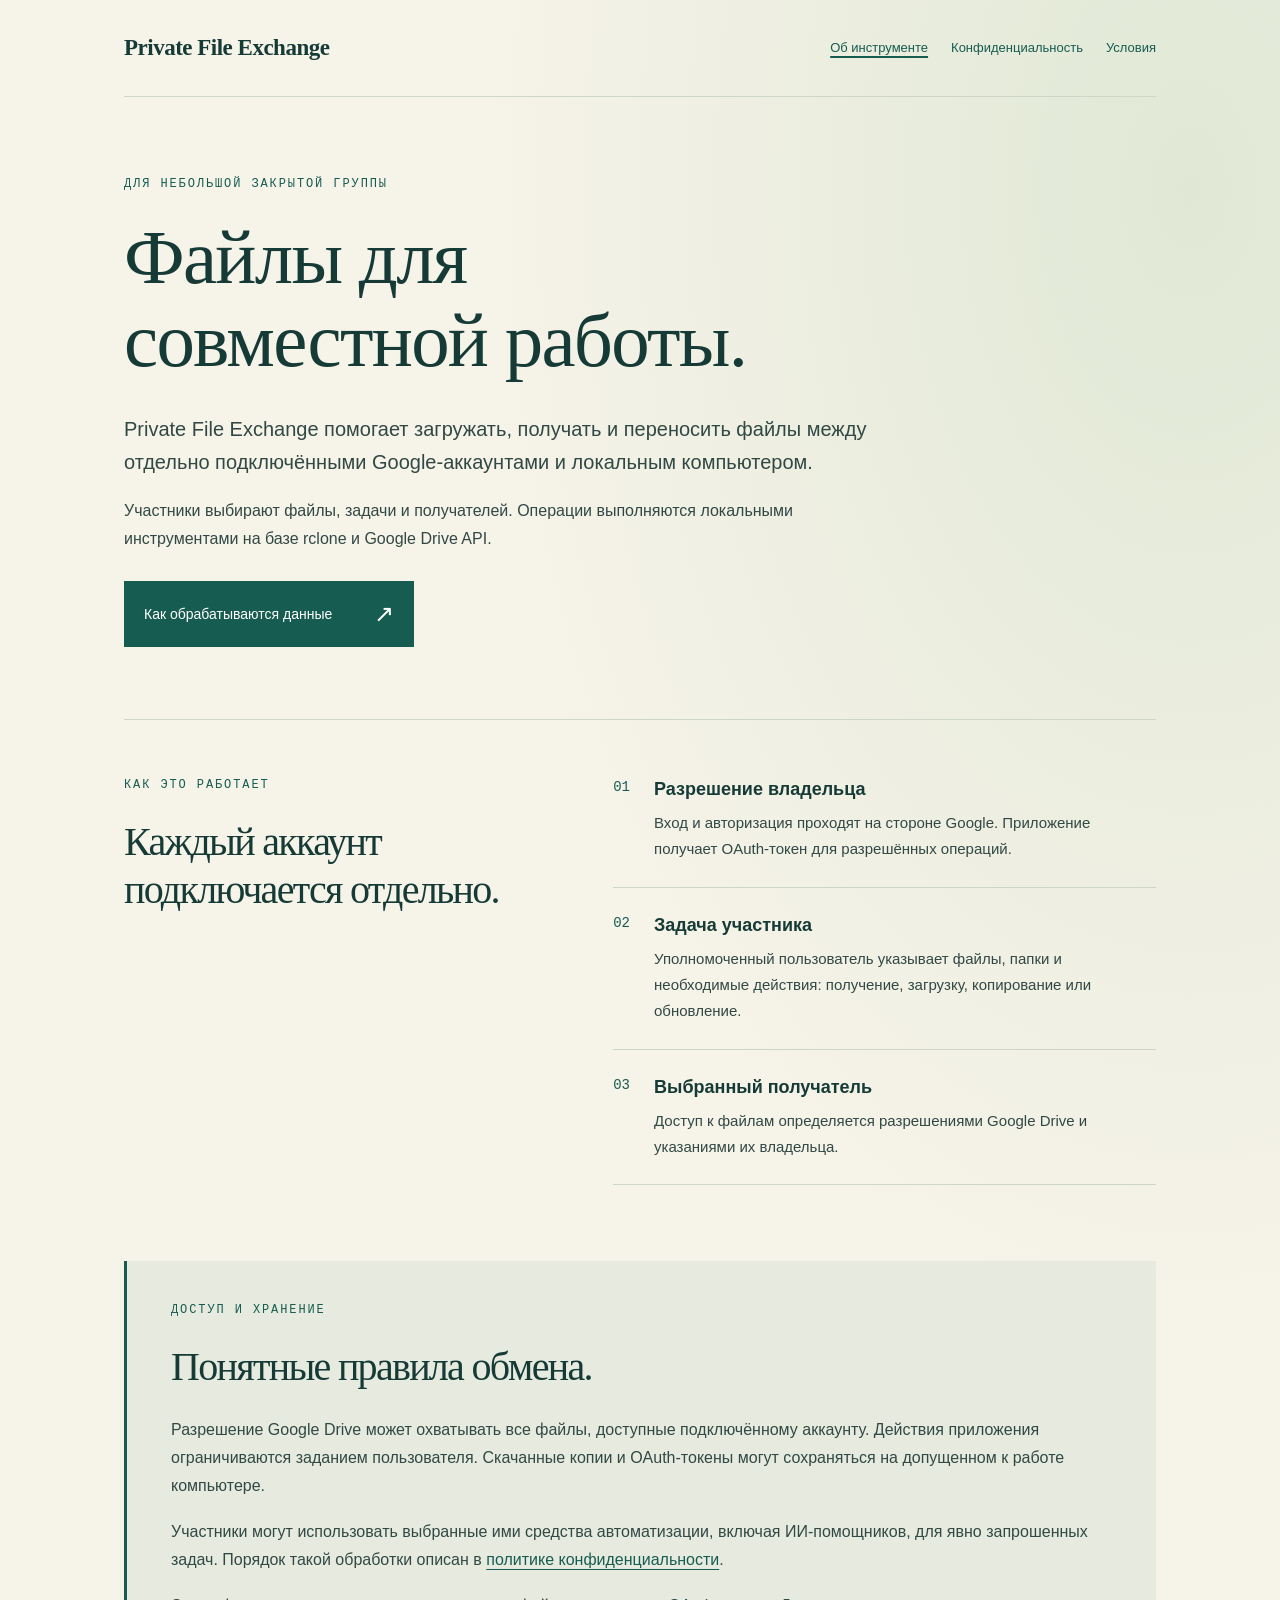
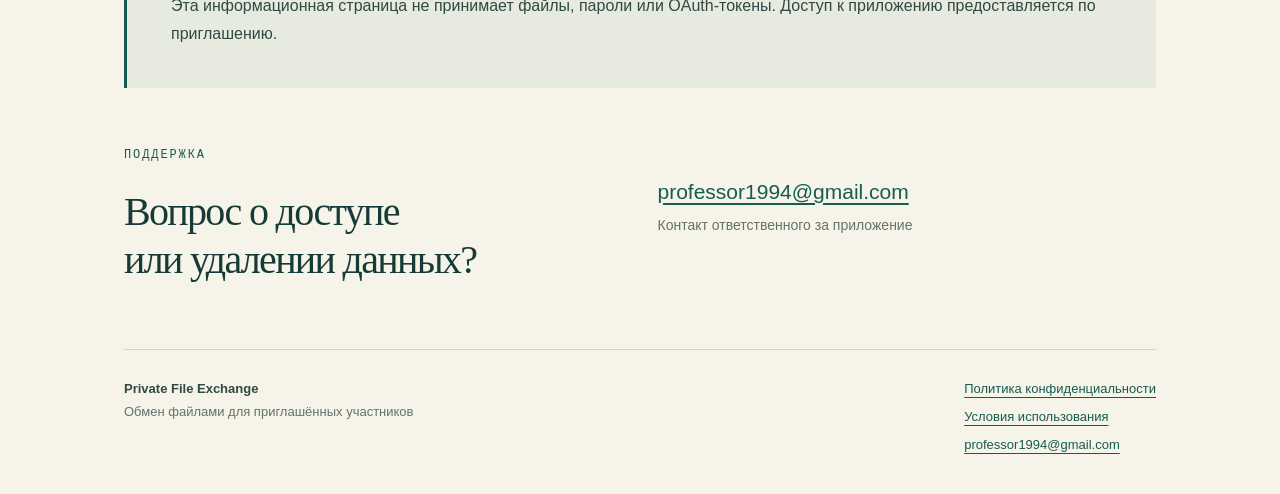
<file: index.html>
<!doctype html>
<html lang="ru">
<head><meta charset="utf-8"><meta name="viewport" content="width=device-width,initial-scale=1">
<meta name="description" content="Private File Exchange: локальный инструмент обмена файлами для небольшой группы приглашённых пользователей.">
<meta name="referrer" content="strict-origin-when-cross-origin">
<title>Об инструменте | Private File Exchange</title><link rel="stylesheet" href="styles.css"></head>
<body><a class="skip" href="#main">К содержимому</a><div class="page">
<header><a class="brand" href="index.html">Private File Exchange</a><nav aria-label="Основная навигация"><a href="index.html" aria-current="page">Об инструменте</a><a href="privacy.html">Конфиденциальность</a><a href="terms.html">Условия</a></nav></header>
<main id="main"><section class="hero"><p class="eyebrow">Для небольшой закрытой группы</p>
<h1>Файлы для<br>совместной работы.</h1>
<p class="lead">Private File Exchange помогает загружать, получать и переносить файлы между отдельно подключёнными Google-аккаунтами и локальным компьютером.</p>
<p class="intro">Участники выбирают файлы, задачи и получателей. Операции выполняются локальными инструментами на базе rclone и Google Drive API.</p>
<a class="button" href="privacy.html">Как обрабатываются данные <span aria-hidden="true">↗</span></a></section>
<section class="how"><div><p class="eyebrow">Как это работает</p><h2>Каждый аккаунт<br>подключается отдельно.</h2></div>
<ol><li><span>01</span><div><h3>Разрешение владельца</h3><p>Вход и авторизация проходят на стороне Google. Приложение получает OAuth-токен для разрешённых операций.</p></div></li>
<li><span>02</span><div><h3>Задача участника</h3><p>Уполномоченный пользователь указывает файлы, папки и необходимые действия: получение, загрузку, копирование или обновление.</p></div></li>
<li><span>03</span><div><h3>Выбранный получатель</h3><p>Доступ к файлам определяется разрешениями Google Drive и указаниями их владельца.</p></div></li></ol></section>
<section class="access"><p class="eyebrow">Доступ и хранение</p><h2>Понятные правила обмена.</h2>
<p>Разрешение Google Drive может охватывать все файлы, доступные подключённому аккаунту. Действия приложения ограничиваются заданием пользователя. Скачанные копии и OAuth-токены могут сохраняться на допущенном к работе компьютере.</p>
<p>Участники могут использовать выбранные ими средства автоматизации, включая ИИ-помощников, для явно запрошенных задач. Порядок такой обработки описан в <a href="privacy.html">политике конфиденциальности</a>.</p>
<p>Эта информационная страница не принимает файлы, пароли или OAuth-токены. Доступ к приложению предоставляется по приглашению.</p></section>
<section class="contact"><div><p class="eyebrow">Поддержка</p><h2>Вопрос о доступе<br>или удалении данных?</h2></div>
<p><a class="contact-link" href="mailto:professor1994@gmail.com">professor1994@gmail.com</a><br><span class="muted">Контакт ответственного за приложение</span></p></section></main>
<footer><p>Private File Exchange<br><span>Обмен файлами для приглашённых участников</span></p>
<div><a href="privacy.html">Политика конфиденциальности</a><a href="terms.html">Условия использования</a><a href="mailto:professor1994@gmail.com">professor1994@gmail.com</a></div></footer>
</div></body></html>
</file>
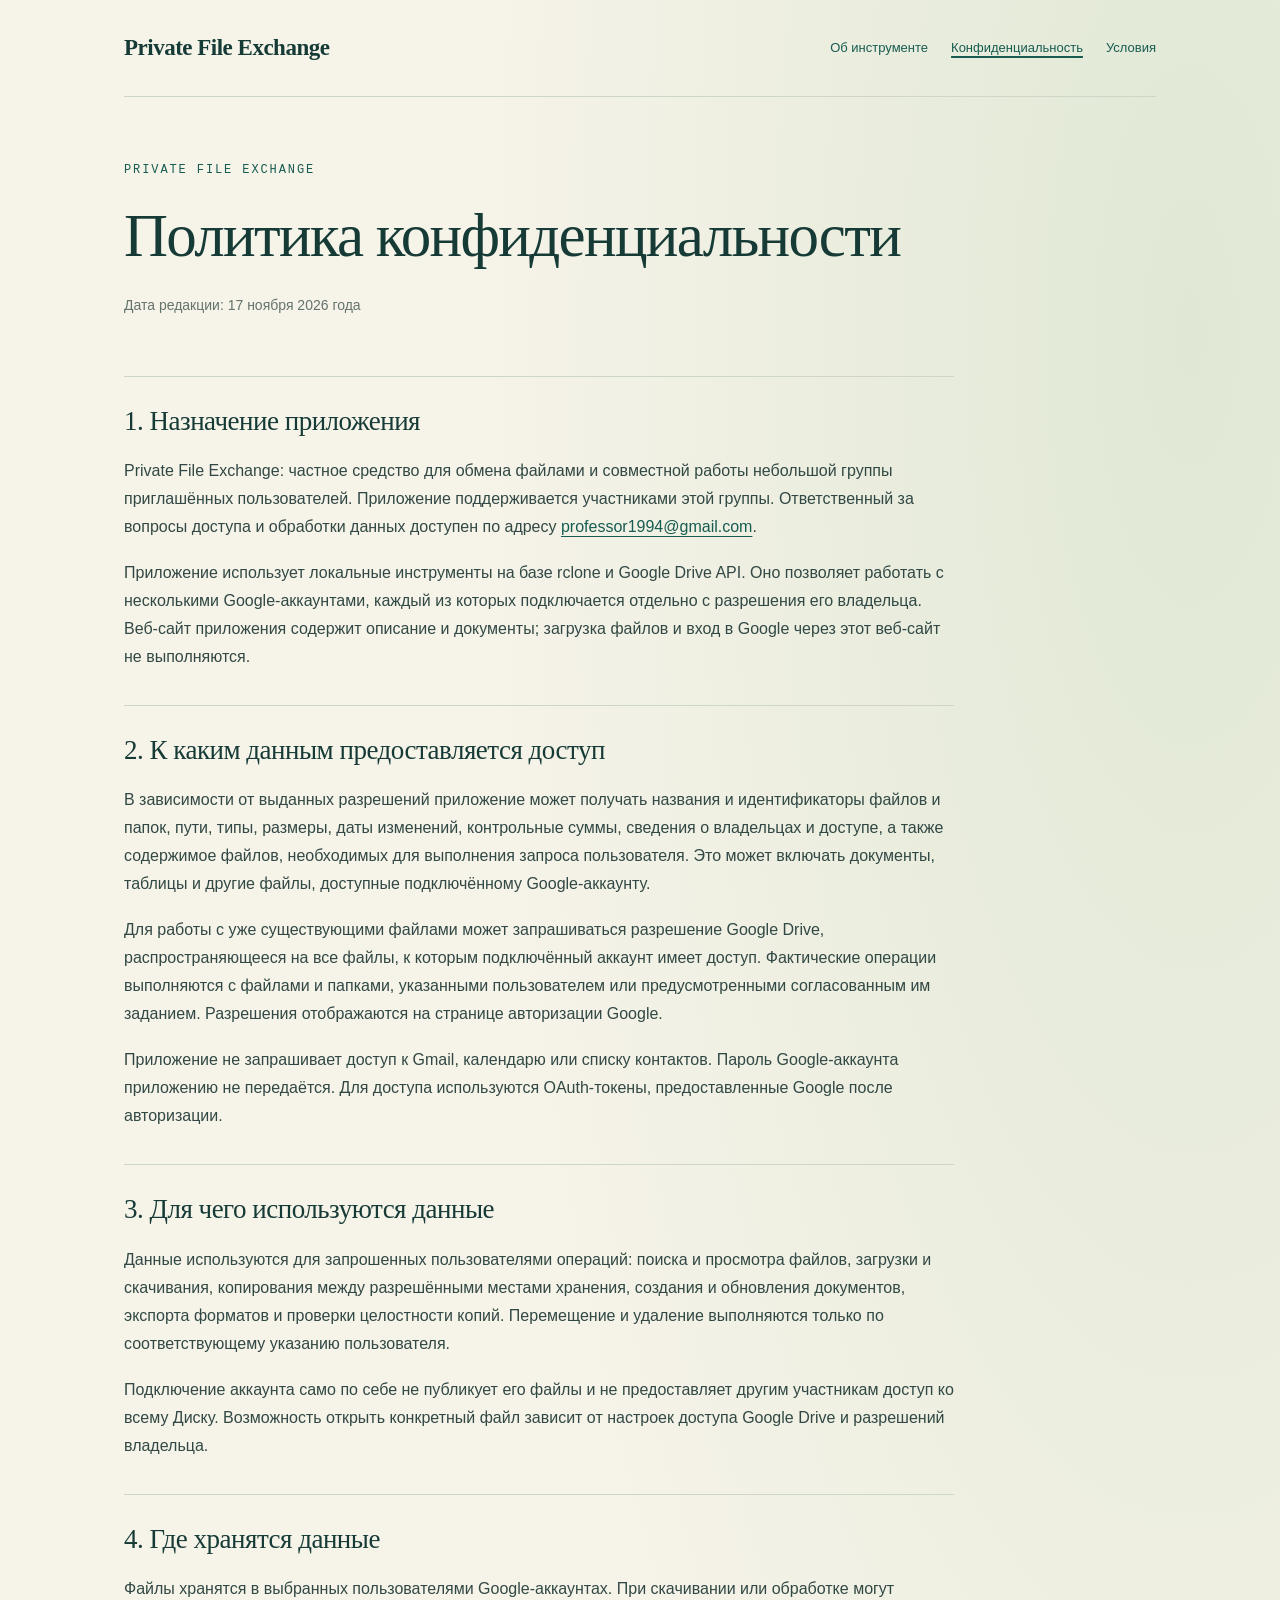
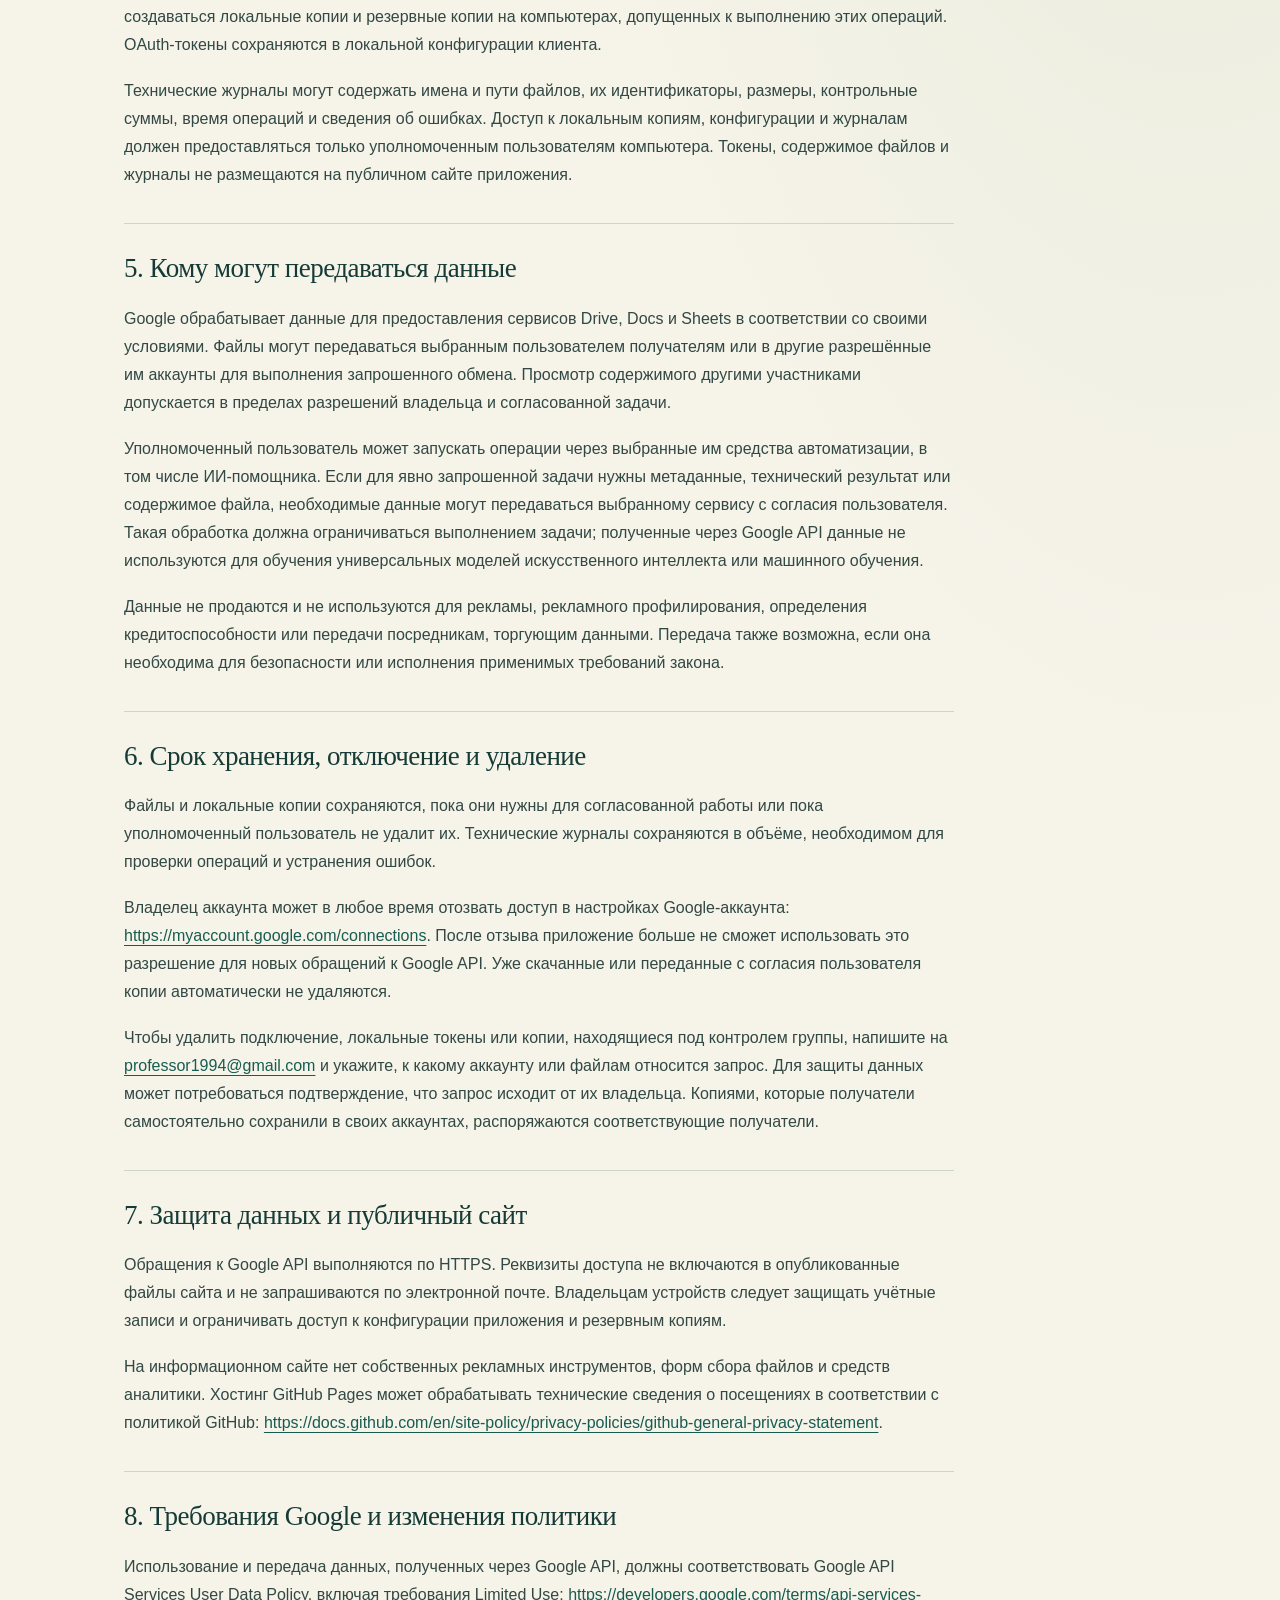
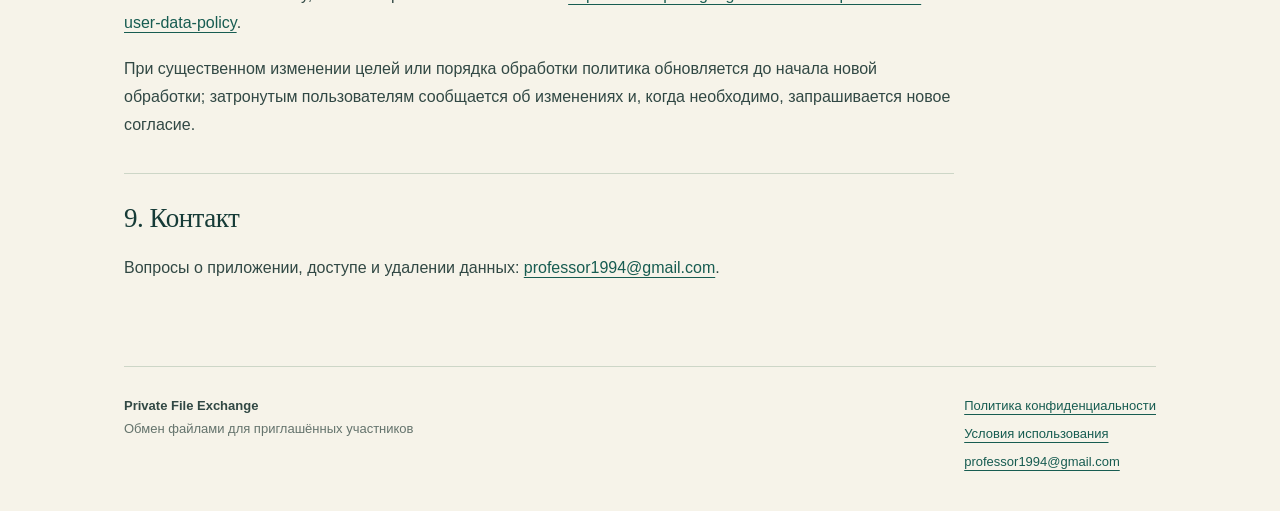
<file: privacy.html>
<!doctype html>
<html lang="ru">
<head><meta charset="utf-8"><meta name="viewport" content="width=device-width,initial-scale=1">
<meta name="description" content="Private File Exchange: локальный инструмент обмена файлами для небольшой группы приглашённых пользователей.">
<meta name="referrer" content="strict-origin-when-cross-origin">
<title>Политика конфиденциальности | Private File Exchange</title><link rel="stylesheet" href="styles.css"></head>
<body><a class="skip" href="#main">К содержимому</a><div class="page">
<header><a class="brand" href="index.html">Private File Exchange</a><nav aria-label="Основная навигация"><a href="index.html">Об инструменте</a><a href="privacy.html" aria-current="page">Конфиденциальность</a><a href="terms.html">Условия</a></nav></header>
<main id="main"><div class="document-head"><p class="eyebrow">Private File Exchange</p><h1>Политика конфиденциальности</h1><p class="muted">Дата редакции: 17 ноября 2026 года</p></div><article class="document"><section><h2>1. Назначение приложения</h2><p>Private File Exchange: частное средство для обмена файлами и совместной работы небольшой группы приглашённых пользователей. Приложение поддерживается участниками этой группы. Ответственный за вопросы доступа и обработки данных доступен по адресу <a href="mailto:professor1994@gmail.com">professor1994@gmail.com</a>.</p><p>Приложение использует локальные инструменты на базе rclone и Google Drive API. Оно позволяет работать с несколькими Google-аккаунтами, каждый из которых подключается отдельно с разрешения его владельца. Веб-сайт приложения содержит описание и документы; загрузка файлов и вход в Google через этот веб-сайт не выполняются.</p></section><section><h2>2. К каким данным предоставляется доступ</h2><p>В зависимости от выданных разрешений приложение может получать названия и идентификаторы файлов и папок, пути, типы, размеры, даты изменений, контрольные суммы, сведения о владельцах и доступе, а также содержимое файлов, необходимых для выполнения запроса пользователя. Это может включать документы, таблицы и другие файлы, доступные подключённому Google-аккаунту.</p><p>Для работы с уже существующими файлами может запрашиваться разрешение Google Drive, распространяющееся на все файлы, к которым подключённый аккаунт имеет доступ. Фактические операции выполняются с файлами и папками, указанными пользователем или предусмотренными согласованным им заданием. Разрешения отображаются на странице авторизации Google.</p><p>Приложение не запрашивает доступ к Gmail, календарю или списку контактов. Пароль Google-аккаунта приложению не передаётся. Для доступа используются OAuth-токены, предоставленные Google после авторизации.</p></section><section><h2>3. Для чего используются данные</h2><p>Данные используются для запрошенных пользователями операций: поиска и просмотра файлов, загрузки и скачивания, копирования между разрешёнными местами хранения, создания и обновления документов, экспорта форматов и проверки целостности копий. Перемещение и удаление выполняются только по соответствующему указанию пользователя.</p><p>Подключение аккаунта само по себе не публикует его файлы и не предоставляет другим участникам доступ ко всему Диску. Возможность открыть конкретный файл зависит от настроек доступа Google Drive и разрешений владельца.</p></section><section><h2>4. Где хранятся данные</h2><p>Файлы хранятся в выбранных пользователями Google-аккаунтах. При скачивании или обработке могут создаваться локальные копии и резервные копии на компьютерах, допущенных к выполнению этих операций. OAuth-токены сохраняются в локальной конфигурации клиента.</p><p>Технические журналы могут содержать имена и пути файлов, их идентификаторы, размеры, контрольные суммы, время операций и сведения об ошибках. Доступ к локальным копиям, конфигурации и журналам должен предоставляться только уполномоченным пользователям компьютера. Токены, содержимое файлов и журналы не размещаются на публичном сайте приложения.</p></section><section><h2>5. Кому могут передаваться данные</h2><p>Google обрабатывает данные для предоставления сервисов Drive, Docs и Sheets в соответствии со своими условиями. Файлы могут передаваться выбранным пользователем получателям или в другие разрешённые им аккаунты для выполнения запрошенного обмена. Просмотр содержимого другими участниками допускается в пределах разрешений владельца и согласованной задачи.</p><p>Уполномоченный пользователь может запускать операции через выбранные им средства автоматизации, в том числе ИИ-помощника. Если для явно запрошенной задачи нужны метаданные, технический результат или содержимое файла, необходимые данные могут передаваться выбранному сервису с согласия пользователя. Такая обработка должна ограничиваться выполнением задачи; полученные через Google API данные не используются для обучения универсальных моделей искусственного интеллекта или машинного обучения.</p><p>Данные не продаются и не используются для рекламы, рекламного профилирования, определения кредитоспособности или передачи посредникам, торгующим данными. Передача также возможна, если она необходима для безопасности или исполнения применимых требований закона.</p></section><section><h2>6. Срок хранения, отключение и удаление</h2><p>Файлы и локальные копии сохраняются, пока они нужны для согласованной работы или пока уполномоченный пользователь не удалит их. Технические журналы сохраняются в объёме, необходимом для проверки операций и устранения ошибок.</p><p>Владелец аккаунта может в любое время отозвать доступ в настройках Google-аккаунта: <a href="https://myaccount.google.com/connections">https://myaccount.google.com/connections</a>. После отзыва приложение больше не сможет использовать это разрешение для новых обращений к Google API. Уже скачанные или переданные с согласия пользователя копии автоматически не удаляются.</p><p>Чтобы удалить подключение, локальные токены или копии, находящиеся под контролем группы, напишите на <a href="mailto:professor1994@gmail.com">professor1994@gmail.com</a> и укажите, к какому аккаунту или файлам относится запрос. Для защиты данных может потребоваться подтверждение, что запрос исходит от их владельца. Копиями, которые получатели самостоятельно сохранили в своих аккаунтах, распоряжаются соответствующие получатели.</p></section><section><h2>7. Защита данных и публичный сайт</h2><p>Обращения к Google API выполняются по HTTPS. Реквизиты доступа не включаются в опубликованные файлы сайта и не запрашиваются по электронной почте. Владельцам устройств следует защищать учётные записи и ограничивать доступ к конфигурации приложения и резервным копиям.</p><p>На информационном сайте нет собственных рекламных инструментов, форм сбора файлов и средств аналитики. Хостинг GitHub Pages может обрабатывать технические сведения о посещениях в соответствии с политикой GitHub: <a href="https://docs.github.com/en/site-policy/privacy-policies/github-general-privacy-statement">https://docs.github.com/en/site-policy/privacy-policies/github-general-privacy-statement</a>.</p></section><section><h2>8. Требования Google и изменения политики</h2><p>Использование и передача данных, полученных через Google API, должны соответствовать Google API Services User Data Policy, включая требования Limited Use: <a href="https://developers.google.com/terms/api-services-user-data-policy">https://developers.google.com/terms/api-services-user-data-policy</a>.</p><p>При существенном изменении целей или порядка обработки политика обновляется до начала новой обработки; затронутым пользователям сообщается об изменениях и, когда необходимо, запрашивается новое согласие.</p></section><section><h2>9. Контакт</h2><p>Вопросы о приложении, доступе и удалении данных: <a href="mailto:professor1994@gmail.com">professor1994@gmail.com</a>.</p></section></article></main>
<footer><p>Private File Exchange<br><span>Обмен файлами для приглашённых участников</span></p>
<div><a href="privacy.html">Политика конфиденциальности</a><a href="terms.html">Условия использования</a><a href="mailto:professor1994@gmail.com">professor1994@gmail.com</a></div></footer>
</div></body></html>
</file>
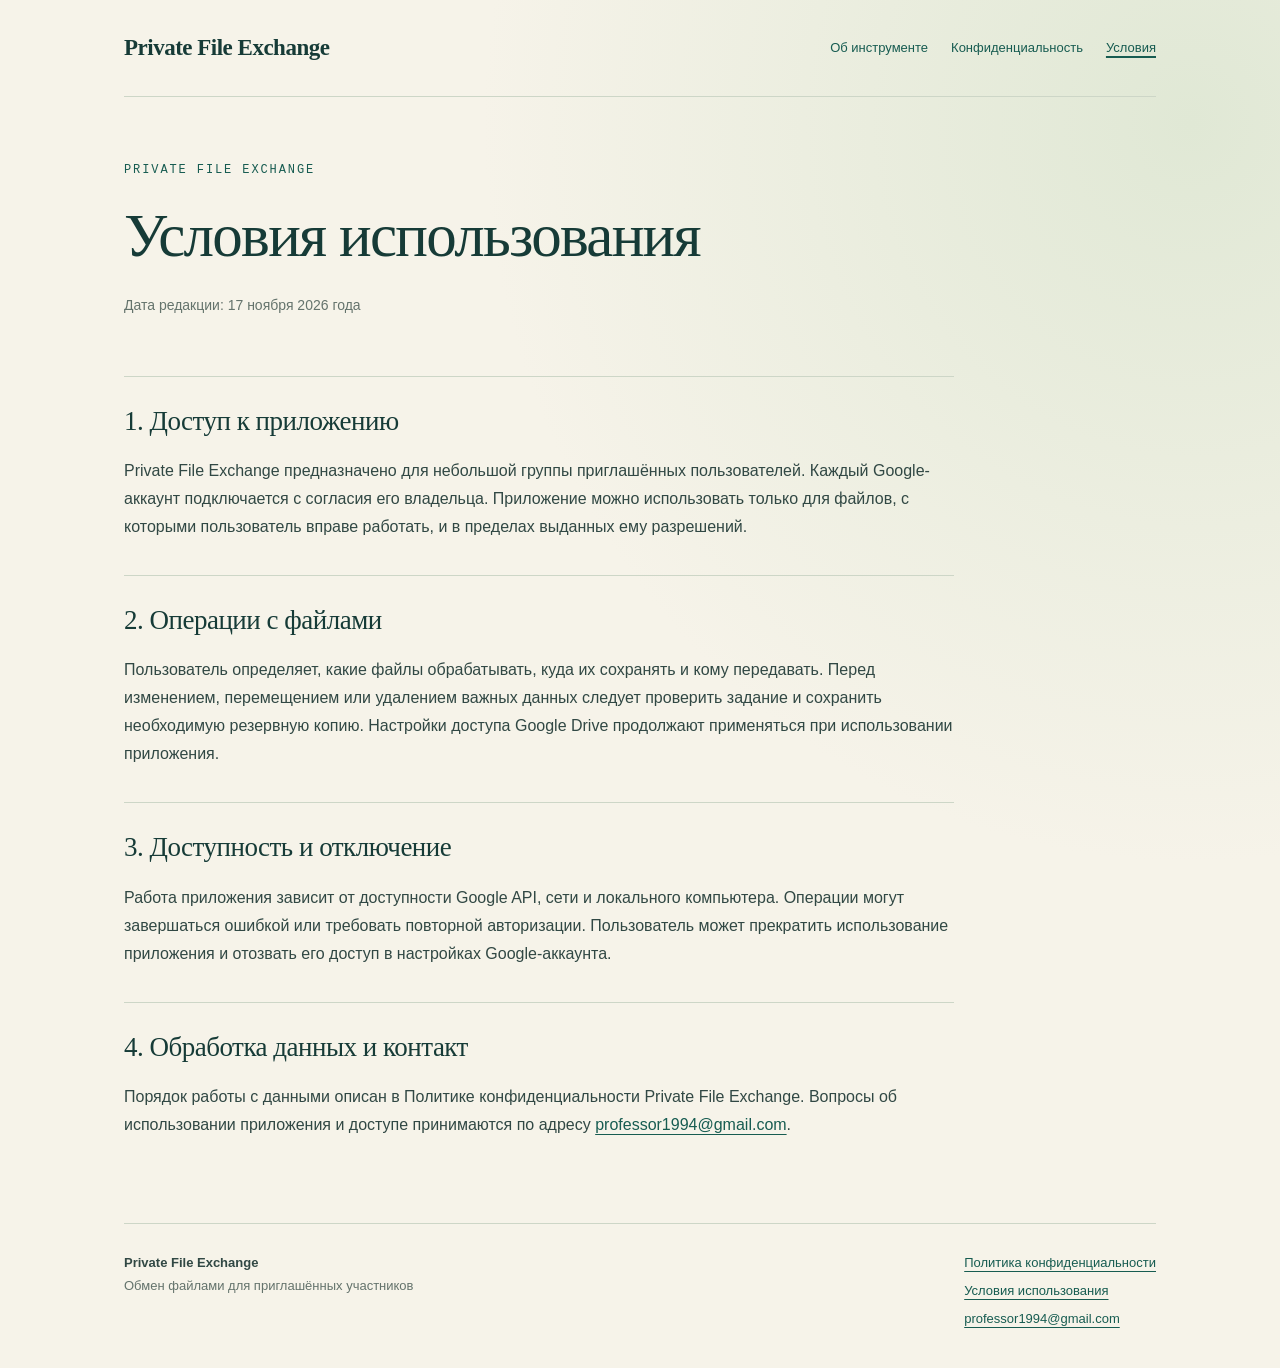
<file: terms.html>
<!doctype html>
<html lang="ru">
<head><meta charset="utf-8"><meta name="viewport" content="width=device-width,initial-scale=1">
<meta name="description" content="Private File Exchange: локальный инструмент обмена файлами для небольшой группы приглашённых пользователей.">
<meta name="referrer" content="strict-origin-when-cross-origin">
<title>Условия использования | Private File Exchange</title><link rel="stylesheet" href="styles.css"></head>
<body><a class="skip" href="#main">К содержимому</a><div class="page">
<header><a class="brand" href="index.html">Private File Exchange</a><nav aria-label="Основная навигация"><a href="index.html">Об инструменте</a><a href="privacy.html">Конфиденциальность</a><a href="terms.html" aria-current="page">Условия</a></nav></header>
<main id="main"><div class="document-head"><p class="eyebrow">Private File Exchange</p><h1>Условия использования</h1><p class="muted">Дата редакции: 17 ноября 2026 года</p></div><article class="document"><section><h2>1. Доступ к приложению</h2><p>Private File Exchange предназначено для небольшой группы приглашённых пользователей. Каждый Google-аккаунт подключается с согласия его владельца. Приложение можно использовать только для файлов, с которыми пользователь вправе работать, и в пределах выданных ему разрешений.</p></section><section><h2>2. Операции с файлами</h2><p>Пользователь определяет, какие файлы обрабатывать, куда их сохранять и кому передавать. Перед изменением, перемещением или удалением важных данных следует проверить задание и сохранить необходимую резервную копию. Настройки доступа Google Drive продолжают применяться при использовании приложения.</p></section><section><h2>3. Доступность и отключение</h2><p>Работа приложения зависит от доступности Google API, сети и локального компьютера. Операции могут завершаться ошибкой или требовать повторной авторизации. Пользователь может прекратить использование приложения и отозвать его доступ в настройках Google-аккаунта.</p></section><section><h2>4. Обработка данных и контакт</h2><p>Порядок работы с данными описан в Политике конфиденциальности Private File Exchange. Вопросы об использовании приложения и доступе принимаются по адресу <a href="mailto:professor1994@gmail.com">professor1994@gmail.com</a>.</p></section></article></main>
<footer><p>Private File Exchange<br><span>Обмен файлами для приглашённых участников</span></p>
<div><a href="privacy.html">Политика конфиденциальности</a><a href="terms.html">Условия использования</a><a href="mailto:professor1994@gmail.com">professor1994@gmail.com</a></div></footer>
</div></body></html>
</file>
<file: styles.css>
:root{--ink:#163b37;--body:#314844;--muted:#64736c;--paper:#f6f3e9;--line:#cdd6c7;--accent:#175c51;--soft:#e7ebdf}
*{box-sizing:border-box}html{scroll-behavior:smooth}body{margin:0;color:var(--body);background:radial-gradient(ellipse at 93% 9%,#e0e8d5 0,transparent 42%),var(--paper);font-family:Tahoma,Verdana,sans-serif;font-size:16px;line-height:1.75}a{color:var(--accent);text-underline-offset:4px}a:hover{color:#092e28}a:focus-visible{outline:3px solid #bc782c;outline-offset:5px}.page{max-width:1120px;padding:0 44px;margin:auto}.skip{position:absolute;left:-9999px}.skip:focus{left:20px;top:12px;background:white;padding:8px;z-index:5}header{display:flex;align-items:center;justify-content:space-between;gap:24px;padding:28px 0;border-bottom:1px solid var(--line)}.brand{font-family:Georgia,serif;font-size:23px;font-weight:bold;letter-spacing:-.5px;color:var(--ink);text-decoration:none}nav{display:flex;gap:23px;font-size:13px;flex-wrap:wrap}nav a{text-decoration:none}nav a[aria-current]{text-decoration:underline;text-decoration-thickness:2px}h1,h2,h3{color:var(--ink);font-weight:normal;margin:0}h1,h2{font-family:Georgia,'Times New Roman',serif;letter-spacing:-1.7px}h1{font-size:clamp(42px,6vw,78px);line-height:1.08}h2{font-size:clamp(29px,3.5vw,40px);line-height:1.2}h3{font-size:18px;font-weight:bold;line-height:1.45}p{margin:0 0 18px}.eyebrow{font:12px/1.5 'Courier New',monospace;letter-spacing:1.9px;text-transform:uppercase;color:var(--accent);margin-bottom:24px}.muted{color:var(--muted);font-size:14px}.hero{max-width:810px;padding:78px 0 72px}.lead{font-size:20px;line-height:1.65;margin-top:30px;max-width:760px}.intro{max-width:680px;margin-bottom:28px}.button{display:inline-flex;align-items:center;gap:42px;padding:12px 20px;background:var(--accent);color:white;text-decoration:none;font-size:14px}.button:hover{background:#0e433a;color:white}.button span{font-size:24px}.how{display:grid;grid-template-columns:1fr 1.25fr;gap:55px;padding:56px 0;border-top:1px solid var(--line)}.how ol{padding:0;list-style:none;margin:0}.how li{display:flex;gap:24px;padding:0 0 24px;margin-bottom:24px;border-bottom:1px solid var(--line)}.how li:last-child{margin-bottom:0}.how li>span{font:14px/1.7 'Courier New',monospace;color:var(--accent)}.how li p{margin:8px 0 0;font-size:15px}.access{padding:40px 44px;background:var(--soft);border-left:3px solid var(--accent);margin:20px 0 58px}.access h2{margin-bottom:25px}.access p:last-child{margin-bottom:0}.contact{display:grid;grid-template-columns:1fr 1fr;gap:35px;align-items:center;padding-bottom:65px}.contact-link{font-size:21px;overflow-wrap:anywhere}footer{padding:28px 0 38px;border-top:1px solid var(--line);display:flex;gap:25px;justify-content:space-between;font-size:13px}footer p{font-weight:bold;margin:0}footer p span{font-weight:normal;color:var(--muted)}footer>div{display:flex;flex-direction:column;gap:5px}.document-head{padding:64px 0 40px;max-width:850px}.document-head h1{font-size:clamp(37px,5vw,61px);overflow-wrap:normal;hyphens:auto}.document-head>.muted{margin-top:24px}.document{max-width:830px;padding-bottom:50px}.document section{border-top:1px solid var(--line);padding-top:28px;margin-bottom:34px}.document h2{font-size:27px;letter-spacing:-.5px;margin-bottom:20px}.document p{overflow-wrap:anywhere}.document a{overflow-wrap:anywhere}
@media(max-width:720px){.page{padding:0 23px}header{align-items:flex-start;flex-direction:column;gap:15px;padding:22px 0}nav{gap:16px;font-size:12px}.hero{padding:49px 0}.lead{font-size:18px}.how,.contact{grid-template-columns:1fr;gap:28px}.how{padding:35px 0}.access{padding:26px 23px;margin-bottom:38px}.contact{padding-bottom:40px}.contact-link{font-size:18px}footer{flex-direction:column}.document-head{padding-top:42px}.document h2{font-size:24px}body{font-size:15px}}
@media(prefers-reduced-motion:reduce){html{scroll-behavior:auto}}
@media(max-width:720px){.document-head h1{font-size:32px;letter-spacing:-1px;hyphens:none}}
@media print{body{background:white;color:#111}.page{padding:0}header,footer,.skip{display:none}.document-head{padding:0 0 20px}.document-head h1{font-size:30px}.document h2{font-size:19px}.document section{break-inside:avoid}.document a{color:#111}}
</file>
